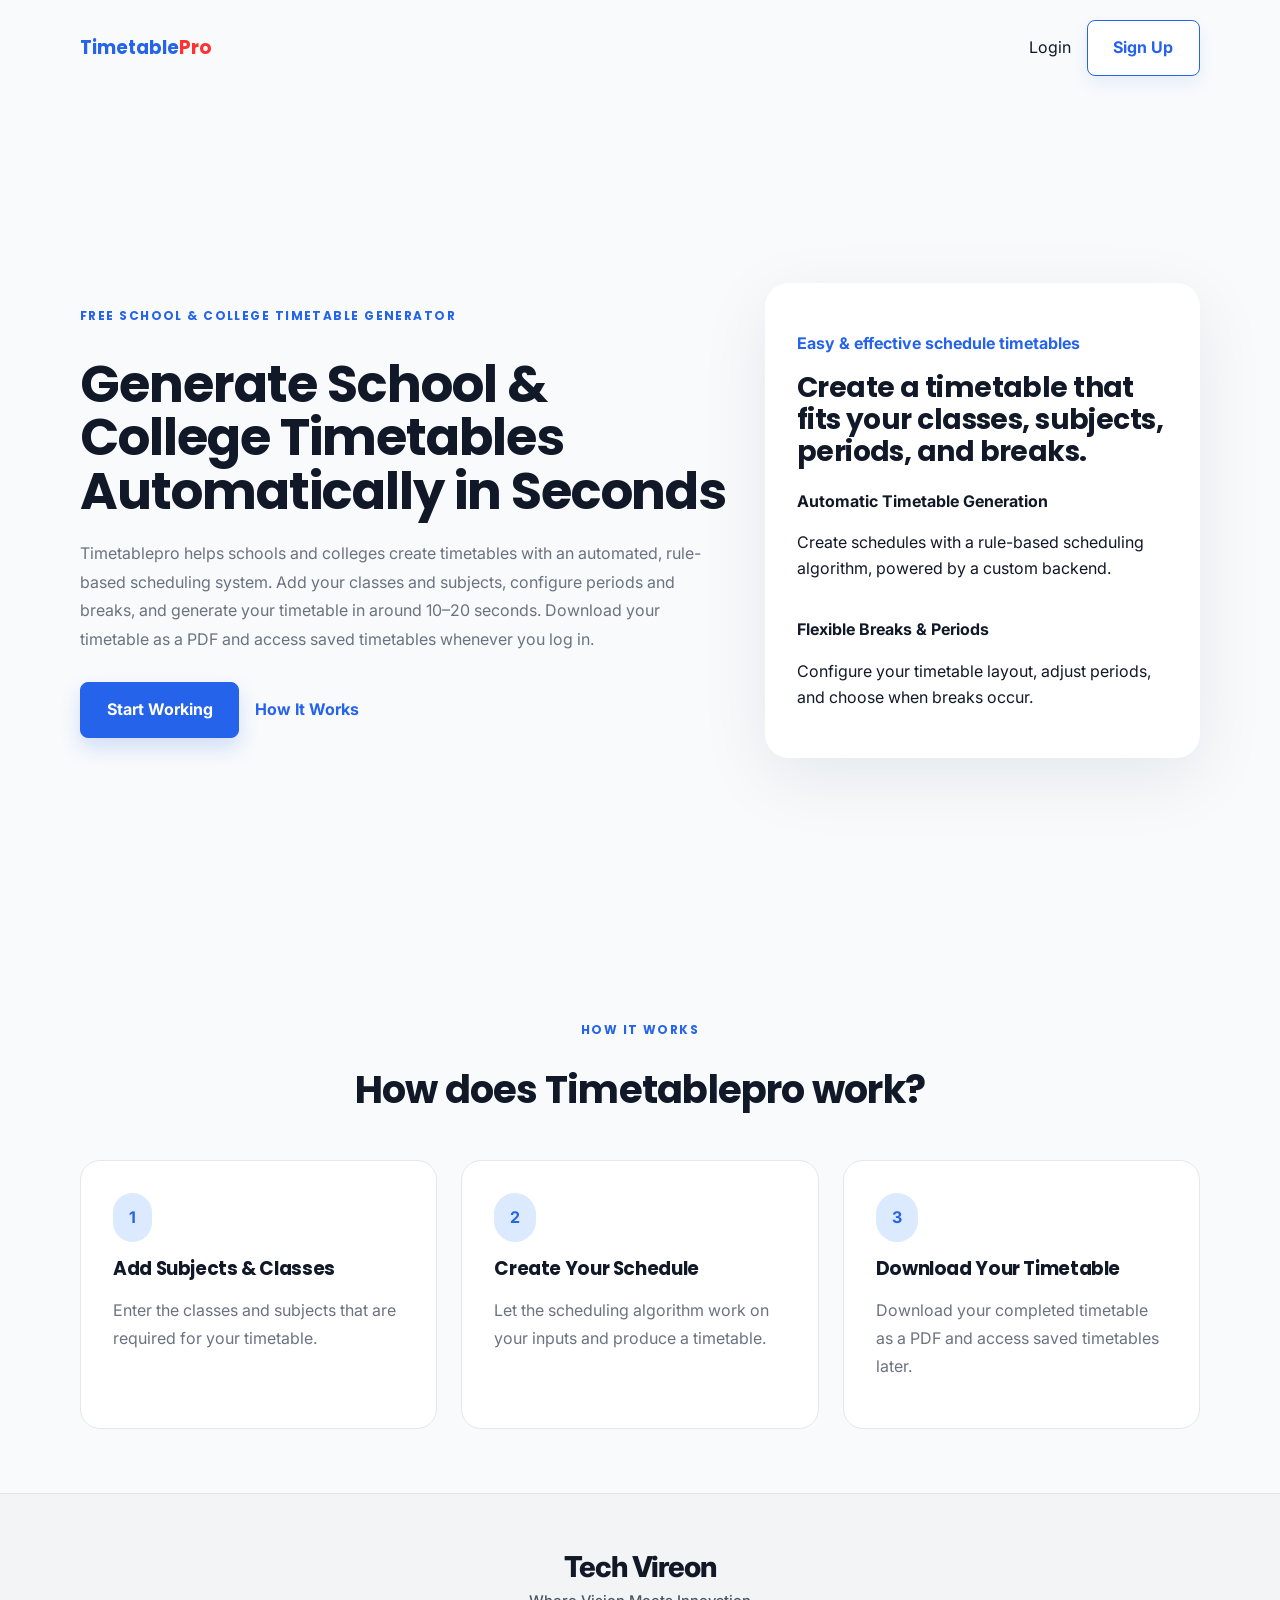
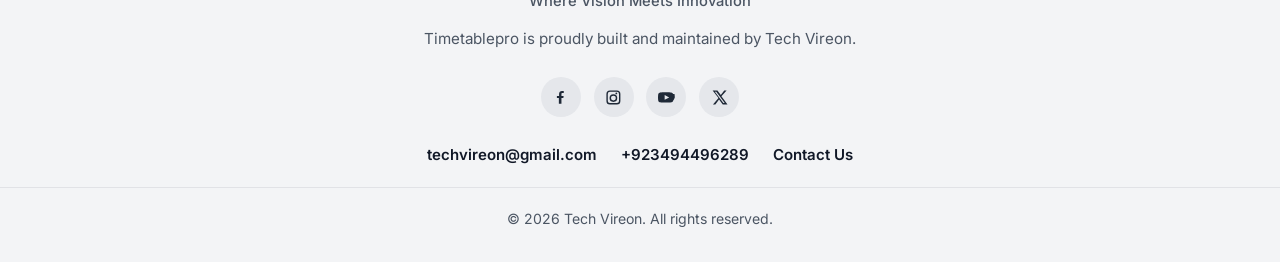
<file: index.html>
<!DOCTYPE html>
<html lang="en">
<head>
  <meta charset="UTF-8" />
  <meta name="viewport" content="width=device-width, initial-scale=1.0" />
  <title>Timetablepro | Free School Timetable Generator</title>
  <meta name="description" content="Create school timetables automatically in seconds with Timetablepro,a free school timetable generator. Configure classes, subjects, periods, and breaks, then download PDFs and access saved schedules." />
  <link rel="canonical"
    href="https://timetablepro.pro/"/>
  
  
  <link rel="icon" type="image/png" href="/favicon.png">
  
<script type="application/ld+json">
{
  "@context": "https://schema.org",
  "@type": "Organization",
  "name": "Tech Vireon",
  "url": "https://techvireon.github.io/tech-vireon/",
  "logo": "https://timetablepro.pro/favicon.png",
  "description": "Tech Vireon builds and maintains Timetablepro, a free automated school timetable generator."
}
</script>


  <link rel="preconnect" href="https://fonts.googleapis.com" />
  <link rel="preconnect" href="https://fonts.gstatic.com" crossorigin />
  <link href="https://fonts.googleapis.com/css2?family=Inter:wght@400;500;600;700;800&family=Poppins:wght@500;600;700;800&display=swap" rel="stylesheet" />
  <link rel="stylesheet" href="styles.css" />
  <script src="script.js" defer></script>
</head>
<body>
  <header class="site-header">
    <div class="container header-inner">
      <a href="index.html" class="brand">Timetable<span class="brand-pro">Pro</span></a>
      <nav class="top-nav" id="topNav">
        <a href="login.html">Login</a>
        <a href="signup.html" class="button button-secondary">Sign Up</a>
      </nav>
      <button class="menu-toggle" id="menuToggle" aria-label="Toggle navigation">
        <span></span>
        <span></span>
        <span></span>
      </button>
    </div>
  </header>

  <main>
    <section class="hero section">
      <div class="container hero-grid">
        <div class="hero-copy">
          <span class="eyebrow">Free School & College Timetable Generator</span>
          <h1>Generate School & College Timetables Automatically in Seconds</h1>
          <p>Timetablepro helps schools and colleges create timetables with an automated, rule-based scheduling system. Add your classes and subjects, configure periods and breaks, and generate your timetable in around 10–20 seconds. Download your timetable as a PDF and access saved timetables whenever you log in.</p>
          <div class="hero-actions">
            <a href="signup.html" class="button button-primary">Start Working</a>
            <a href="#how-it-works" class="button button-link">How It Works</a>
          </div>
        </div>
        <div class="hero-card">
          <div class="card-content">
            <p class="tag">Easy &amp; effective schedule timetables</p>
            <h2>Create a timetable that fits your classes, subjects, periods, and breaks.</h2>
            <div class="feature-list">
              <div>
                <strong>Automatic Timetable Generation</strong>
                <p>Create schedules with a rule-based scheduling algorithm, powered by a custom backend.</p>
              </div>
              <div>
                <strong>Flexible Breaks &amp; Periods</strong>
                <p>Configure your timetable layout, adjust periods, and choose when breaks occur.</p>
              </div>
            </div>
          </div>
        </div>
      </div>
    </section>

    <section class="section section-gray" id="how-it-works">
      <div class="container">
        <div class="section-header">
          <p class="eyebrow">How It Works</p>
          <h2>How does Timetablepro work?</h2>
        </div>
        <div class="steps-grid">
          <article class="step-card">
            <div class="step-number">1</div>
            <h3>Add Subjects &amp; Classes</h3>
            <p>Enter the classes and subjects that are required for your timetable.</p>
          </article>
          <article class="step-card">
            <div class="step-number">2</div>
            <h3>Create Your Schedule</h3>
            <p>Let the scheduling algorithm work on your inputs and produce a timetable.</p>
          </article>
          <article class="step-card">
            <div class="step-number">3</div>
            <h3>Download Your Timetable</h3>
            <p>Download your completed timetable as a PDF and access saved timetables later.</p>
          </article>
        </div>
      </div>
    </section>
  </main>

  <footer class="site-footer">
    <div class="container footer-brand-section">
      <div class="footer-brand-name">Tech Vireon</div>
      <p class="footer-tagline">Where Vision Meets Innovation</p>
      <p class="footer-build">Timetablepro is proudly built and maintained by Tech Vireon.</p>

      <div class="tech-socials">
        <a href="https://www.facebook.com/share/18PRmfWMXR/" target="_blank" rel="noopener noreferrer" class="social-icon" aria-label="Facebook">
          <svg viewBox="0 0 24 24" aria-hidden="true"><path d="M13.5 21v-8h2.7l.4-3.1h-3.1V7.2c0-.9.3-1.5 1.6-1.5h1.7V2.8c-.3 0-1.3-.1-2.5-.1-2.5 0-4.2 1.5-4.2 4.3V9.9H7v3.1h2.8v8h3.7Z"/></svg>
        </a>
        <a href="https://www.instagram.com/invites/contact/?utm_source=ig_contact_invite&utm_medium=copy_link&utm_content=k0vwucr" target="_blank" rel="noopener noreferrer" class="social-icon" aria-label="Instagram">
          <svg viewBox="0 0 24 24" aria-hidden="true"><path d="M7 2h10a5 5 0 0 1 5 5v10a5 5 0 0 1-5 5H7a5 5 0 0 1-5-5V7a5 5 0 0 1 5-5Zm0 2a3 3 0 0 0-3 3v10a3 3 0 0 0 3 3h10a3 3 0 0 0 3-3V7a3 3 0 0 0-3-3H7Zm5 3.5A5.5 5.5 0 1 1 6.5 13 5.5 5.5 0 0 1 12 7.5Zm0 2A3.5 3.5 0 1 0 15.5 13 3.5 3.5 0 0 0 12 9.5Zm5.5-3.2a1.3 1.3 0 1 1-1.3-1.3 1.3 1.3 0 0 1 1.3 1.3Z"/></svg>
        </a>
        <a href="https://youtube.com/@techvireon?si=H9oHIfI1lX01nIqf" target="_blank" rel="noopener noreferrer" class="social-icon" aria-label="YouTube">
          <svg viewBox="0 0 24 24" aria-hidden="true"><path d="M21.6 7.2a2.8 2.8 0 0 0-1.9-2c-1.7-.5-8.7-.5-8.7-.5s-7 0-8.7.5a2.8 2.8 0 0 0-1.9 2A28.9 28.9 0 0 0 0 12a28.9 28.9 0 0 0 .4 4.8 2.8 2.8 0 0 0 1.9 2c1.7.5 8.7.5 8.7.5s7 0 8.7-.5a2.8 2.8 0 0 0 1.9-2A28.9 28.9 0 0 0 24 12a28.9 28.9 0 0 0-.4-4.8ZM9.5 15.5v-7l6.5 3.5-6.5 3.5Z"/></svg>
        </a>
        <a href="https://x.com/tech_vireon" target="_blank" rel="noopener noreferrer" class="social-icon" aria-label="X">
          <svg viewBox="0 0 24 24" aria-hidden="true"><path d="M18.9 2h3.4l-7.4 8.5 8.7 11.5h-6.8l-5.3-7.1L6.2 22H2.8l7.9-9.1L2.3 2h6.9l4.8 6.5L18.9 2Zm-1.2 18.1h1.9L7.5 3.8H5.5l12.2 16.3Z"/></svg>
        </a>
      </div>

      <div class="footer-contact">
        <a href="mailto:techvireon@gmail.com">techvireon@gmail.com</a>
        <a href="tel:+923494496289">+923494496289</a>
        <a href="https://wa.me/923494496289" target="_blank" rel="noopener noreferrer">Contact Us</a>
      </div>
    </div>

    <p class="footer-copyright">© 2026 Tech Vireon. All rights reserved.</p>
  </footer>
</body>
</html>
</file>
<file: styles.css>
:root {
  --bg: #ffffff;
  --surface: #f8fafc;
  --surface-strong: #eef2ff;
  --border: #e5e7eb;
  --text: #111827;
  --muted: #6b7280;
  --primary: #2563eb;
  --primary-soft: #dbeafe;
  --shadow: 0 20px 70px rgba(15, 23, 42, 0.08);
}

* {
  box-sizing: border-box;
}

html {
  scroll-behavior: smooth;
}

body {
  margin: 0;
  min-height: 100vh;
  display: flex;
  flex-direction: column;
  font-family: 'Inter', system-ui, -apple-system, BlinkMacSystemFont, 'Segoe UI', sans-serif;
  background: var(--surface);
  color: var(--text);
  line-height: 1.6;
}

img {
  max-width: 100%;
  display: block;
}

a {
  color: inherit;
  text-decoration: none;
}

button,
input {
  font: inherit;
}

h1,
h2,
h3 {
  font-family: 'Poppins', 'Inter', sans-serif;
  letter-spacing: -0.02em;
  line-height: 1.15;
  margin-top: 0;
  color: var(--text);
}

p,
span,
label,
input,
button,
a {
  font-family: 'Inter', system-ui, sans-serif;
}

main {
  flex: 1;
}

.container {
  width: min(1120px, calc(100% - 2rem));
  margin: 0 auto;
}

.site-header {
  background: transparent;
  position: sticky;
  top: 0;
  z-index: 10;
}

.header-inner {
  display: flex;
  align-items: center;
  justify-content: space-between;
  gap: 1rem;
  padding: 1.25rem 0;
}

.brand {
  display: inline-flex;
  align-items: center;
  font-family: 'Poppins', 'Inter', sans-serif;
  font-weight: 700;
  font-size: 1.15rem;
  color: var(--primary);
}

.brand-pro {
  color: #FF3131;
  font-family: inherit;
}

.top-nav {
  display: flex;
  gap: 1rem;
  align-items: center;
}

.menu-toggle {
  display: none;
  width: 2rem;
  height: 2rem;
  border: none;
  background: transparent;
  flex-direction: column;
  justify-content: space-between;
  cursor: pointer;
  padding: 0;
}

.menu-toggle span {
  display: block;
  height: 3px;
  background: var(--text);
  border-radius: 999px;
}

.button {
  display: inline-flex;
  align-items: center;
  justify-content: center;
  border: none;
  border-radius: 8px;
  padding: 0.9rem 1.6rem;
  min-height: 44px;
  cursor: pointer;
  font-weight: 700;
  transition: transform 0.2s ease, box-shadow 0.2s ease, background-color 0.2s ease, border-color 0.2s ease, color 0.2s ease;
}

.button:hover {
  transform: translateY(-2px);
}

.button-primary {
  background: #2563eb;
  color: #ffffff;
  border: 1px solid #2563eb;
  box-shadow: 0 10px 20px rgba(37, 99, 235, 0.18);
}

.button-primary:hover {
  background: #1d4ed8;
  border-color: #1d4ed8;
  box-shadow: 0 12px 22px rgba(29, 78, 216, 0.22);
}

.button-secondary {
  background: #ffffff;
  color: #2563eb;
  border: 1px solid #2563eb;
  box-shadow: 0 8px 16px rgba(37, 99, 235, 0.08);
}

.button-secondary:hover {
  background: #f8fbff;
  box-shadow: 0 12px 20px rgba(37, 99, 235, 0.12);
}

.button-link {
  background: transparent;
  color: var(--primary);
  padding: 0.9rem 0;
  border: none;
  box-shadow: none;
}

.section {
  padding: 4rem 0;
}

.section-gray {
  background: #f8fafc;
}

.hero-grid {
  display: grid;
  grid-template-columns: 1.2fr 0.8fr;
  gap: 2rem;
  align-items: center;
  min-height: 80vh;
}

.hero-copy h1 {
  font-size: clamp(2.5rem, 4vw, 4rem);
  line-height: 1.05;
  margin: 1rem 0 1.25rem;
}

.hero-copy p {
  max-width: 42rem;
  color: var(--muted);
  line-height: 1.8;
}

.eyebrow {
  display: inline-block;
  margin-bottom: 1rem;
  color: var(--primary);
  font-family: 'Poppins', 'Inter', sans-serif;
  font-weight: 700;
  text-transform: uppercase;
  letter-spacing: 0.12em;
  font-size: 0.75rem;
}

.hero-actions {
  display: flex;
  flex-wrap: wrap;
  gap: 1rem;
  margin-top: 1.75rem;
}

.hero-card,
.card-panel,
.dashboard-card,
.form-card,
.auth-card {
  background: white;
  border-radius: 1.5rem;
  box-shadow: var(--shadow);
}

.hero-card {
  padding: 2rem;
}

.hero-card .tag {
  display: inline-flex;
  margin-bottom: 1rem;
  color: var(--primary);
  font-weight: 700;
}

.hero-card h2 {
  margin: 0 0 1.25rem;
  font-size: 1.75rem;
}

.feature-list {
  display: grid;
  gap: 1.25rem;
}

.feature-list strong {
  display: block;
  margin-bottom: 0.35rem;
}

.section-header {
  text-align: center;
  max-width: 44rem;
  margin: 0 auto 3rem;
}

.section-header h2 {
  margin-top: 0.75rem;
  font-size: clamp(2rem, 3vw, 2.8rem);
}

.steps-grid {
  display: grid;
  grid-template-columns: repeat(3, minmax(0, 1fr));
  gap: 1.5rem;
}

.step-card {
  background: white;
  padding: 2rem;
  border: 1px solid var(--border);
  border-radius: 1.25rem;
}

.step-number {
  width: fit-content;
  padding: 0.75rem 1rem;
  border-radius: 999px;
  background: var(--primary-soft);
  color: var(--primary);
  font-weight: 700;
  margin-bottom: 1rem;
}

.step-card h3 {
  margin: 0 0 0.75rem;
}

.step-card p {
  color: var(--muted);
  line-height: 1.75;
}

.site-footer {
  margin-top: auto;
  background: #f3f4f6;
  color: #1f2937;
  border-top: 1px solid rgba(15, 23, 42, 0.08);
  padding: 3.5rem 0 2rem;
}

.site-footer .container {
  max-width: 1200px;
}

.footer-brand-section {
  display: flex;
  flex-direction: column;
  align-items: center;
  justify-content: center;
  text-align: center;
  gap: 0.35rem;
}

.footer-logo {
  width: 200px;
  height: auto;
  display: block;
  margin-bottom: 0.15rem;
}

.footer-brand-name {
  font-size: clamp(1.8rem, 2vw, 2.2rem);
  font-weight: 800;
  line-height: 1.2;
  letter-spacing: -0.04em;
  color: #111827;
}

.footer-tagline {
  margin: 0;
  font-size: 0.92rem;
  line-height: 1.6;
  color: #4b5563;
  font-weight: 500;
}

.footer-build {
  margin: 0.4rem 0 0.75rem;
  font-size: 0.95rem;
  line-height: 1.7;
  color: #4b5563;
}

.tech-socials {
  display: flex;
  align-items: center;
  justify-content: center;
  flex-wrap: wrap;
  gap: 0.8rem;
  margin: 0.5rem 0 1.25rem;
}

.social-icon {
  width: 2.5rem;
  height: 2.5rem;
  border-radius: 50%;
  display: inline-flex;
  align-items: center;
  justify-content: center;
  background: #e5e7eb;
  color: #1f2937;
  font-weight: 700;
  font-size: 1rem;
  transition: transform 0.2s ease, background-color 0.2s ease, color 0.2s ease;
}

.social-icon svg {
  width: 1.05rem;
  height: 1.05rem;
  fill: currentColor;
}

.social-icon:hover {
  transform: translateY(-2px);
  background: #dfe3ea;
  color: #111827;
}

.footer-contact {
  display: flex;
  align-items: center;
  justify-content: center;
  flex-wrap: wrap;
  gap: 0.8rem 1.5rem;
  margin: 0 0 1.25rem;
  font-size: 0.94rem;
  color: #374151;
}

.footer-contact a {
  color: #111827;
  text-decoration: none;
  font-weight: 600;
}

.footer-contact a:hover {
  text-decoration: underline;
}

.footer-copyright {
  margin: 0;
  padding-top: 1.25rem;
  border-top: 1px solid rgba(15, 23, 42, 0.08);
  text-align: center;
  color: #4b5563;
  font-size: 0.88rem;
}

.site-footer.minimal-footer {
  padding: 1.25rem 0 0.8rem;
  border-top: 0;
}

.site-footer.minimal-footer .footer-copyright {
  padding-top: 0.5rem;
  border-top: 0;
  font-size: 0.8rem;
}

@media (max-width: 600px) {
  .site-footer {
    padding: 2.5rem 0 1.5rem;
  }

  .footer-brand-name {
    font-size: 1.5rem;
  }

  .footer-tagline,
  .footer-build,
  .footer-contact {
    font-size: 0.88rem;
  }

  .tech-socials {
    gap: 0.7rem;
  }
}

.auth-page {
  padding: 4rem 0;
}

.auth-grid {
  display: grid;
  grid-template-columns: 1.1fr 0.9fr;
  gap: 2rem;
  align-items: center;
}

.auth-card {
  padding: 2.25rem;
}

.auth-copy h1 {
  margin: 0.75rem 0 1rem;
  font-size: clamp(2rem, 3vw, 2.7rem);
}

.auth-copy p {
  color: var(--muted);
  line-height: 1.8;
}

.form-card {
  display: grid;
  gap: 1rem;
  padding: 1rem 0 0;
}

label {
  display: grid;
  gap: 0.65rem;
  color: var(--text);
  font-size: 0.95rem;
}

input {
  width: 100%;
  border: 1px solid var(--border);
  border-radius: 1rem;
  padding: 0.95rem 1rem;
  background: white;
  color: var(--text);
  transition: border-color 0.2s ease, box-shadow 0.2s ease;
}

input:focus {
  outline: none;
  border-color: rgba(37, 99, 235, 0.6);
  box-shadow: 0 0 0 4px rgba(37, 99, 235, 0.1);
}

.password-field {
  position: relative;
}

.password-field input {
  padding-right: 3.75rem;
}

.password-toggle {
  position: absolute;
  top: 50%;
  right: 0.35rem;
  display: grid;
  width: 40px;
  height: 40px;
  padding: 0;
  place-items: center;
  transform: translateY(-50%);
  border: 0;
  border-radius: 8px;
  background: transparent;
  color: #6B7280;
  cursor: pointer;
}

.password-toggle:hover,
.password-toggle:focus-visible {
  color: #2563EB;
}

.password-toggle:focus-visible {
  outline: 2px solid #2563EB;
  outline-offset: 1px;
}

.password-toggle-icon {
  width: 20px;
  height: 20px;
  fill: none;
  stroke: currentColor;
  stroke-linecap: round;
  stroke-linejoin: round;
  stroke-width: 1.8;
}

.password-toggle-icon--eye-off,
.password-field.is-visible .password-toggle-icon--eye {
  display: none;
}

.password-field.is-visible .password-toggle-icon--eye-off {
  display: block;
}

.auth-footer {
  margin: 1rem 0 0;
  color: var(--muted);
}

.auth-footer a {
  color: var(--primary);
}

.card-panel {
  padding: 2rem;
}

.illustration-icon {
  width: 4rem;
  height: 4rem;
  display: grid;
  place-items: center;
  border-radius: 1.25rem;
  background: var(--primary-soft);
  font-size: 2rem;
  margin-bottom: 1.5rem;
}

.auth-illustration h2 {
  margin: 0 0 1rem;
}

.auth-illustration p {
  color: var(--muted);
  line-height: 1.8;
}

.form-row {
  display: flex;
  align-items: center;
}

.justify-end {
  justify-content: flex-end;
}

.link-small {
  color: var(--primary);
  font-size: 0.95rem;
}

.dashboard-layout {
  display: flex;
  flex: 1;
  min-height: 0;
}

.dashboard-shell {
  display: grid;
  grid-template-columns: 280px 1fr;
  min-height: 100vh;
  background: var(--surface);
}

.sidebar {
  background: white;
  border-right: 1px solid var(--border);
  padding: 2rem 1.5rem;
}

.sidebar-brand {
  font-family: 'Poppins', 'Inter', sans-serif;
  font-size: 1.15rem;
  font-weight: 700;
  color: var(--primary);
  margin-bottom: 2rem;
}

.sidebar-nav {
  display: grid;
  gap: 0.75rem;
}

.sidebar-nav a {
  display: block;
  padding: 0.95rem 1rem;
  border-radius: 1rem;
  color: var(--text);
  transition: background-color 0.2s ease, color 0.2s ease;
}

.sidebar-nav a:hover,
.sidebar-nav a.active {
  background: var(--primary-soft);
  color: var(--primary);
}

.dashboard-main {
  padding: 2rem;
  flex: 1;
}

.dashboard-header {
  display: flex;
  align-items: center;
  justify-content: space-between;
  gap: 1rem;
  margin-bottom: 2rem;
}

.sidebar-toggle {
  display: none;
  border: none;
  background: var(--surface);
  border-radius: 0.85rem;
  padding: 0.85rem 1rem;
  cursor: pointer;
}

.dashboard-content {
  display: grid;
  gap: 1.5rem;
}

.dashboard-card {
  padding: 2rem;
}

.dashboard-card h2 {
  margin-top: 0;
}

.timetable-table {
  width: 100%;
  border-collapse: collapse;
  margin-top: 16px;
  border-radius: 8px;
  overflow: hidden;
  box-shadow: 0 1px 3px rgba(0, 0, 0, 0.08);
}

.timetable-table th {
  background: linear-gradient(180deg, #2563EB 0%, #4F8EF7 100%);
  color: white;
  padding: 10px;
  text-align: center;
  font-weight: 600;
  box-shadow: inset 0 -6px 10px rgba(255,255,255,0.15);
}

.timetable-table td {
  padding: 10px;
  text-align: center;
  border-bottom: 1px solid #e5e7eb;
}

.timetable-table tr:nth-child(even) td {
  background: #f9fafb;
}

.timetable-table td:first-child {
  font-weight: 600;
  background: #eff6ff;
}

* {
  transition: all 0.2s ease;
}

.card-panel {
  animation: fadeIn 0.4s ease;
}

@keyframes fadeIn {
  from {
    opacity: 0;
    transform: translateY(8px);
  }
  to {
    opacity: 1;
    transform: translateY(0);
  }
}

.sidebar-toggle-btn {
  display: none;
  background: #2563eb;
  color: white;
  border: none;
  padding: 10px 14px;
  border-radius: 8px;
  margin-bottom: 12px;
  cursor: pointer;
  min-height: 44px;
}

@media (max-width: 960px) {
  .hero-grid,
  .auth-grid {
    grid-template-columns: 1fr;
  }

  .header-inner {
    gap: 0.75rem;
  }
}

@media (max-width: 820px) {
  .menu-toggle {
    display: flex;
  }

  .top-nav {
    position: absolute;
    top: 100%;
    right: 1rem;
    left: 1rem;
    background: white;
    border-radius: 1rem;
    padding: 1rem;
    box-shadow: var(--shadow);
    display: none;
    flex-direction: column;
    gap: 1rem;
  }

  .top-nav.open {
    display: flex;
  }

  .site-header {
    position: relative;
    background: white;
    border-bottom: 1px solid var(--border);
  }

  .sidebar {
    position: fixed;
    left: 0;
    top: 0;
    bottom: 0;
    width: 240px;
    transform: translateX(-100%);
    transition: transform 0.25s ease;
    z-index: 20;
  }

  .sidebar.open {
    transform: translateX(0);
  }

  .dashboard-shell {
    grid-template-columns: 1fr;
  }

  .dashboard-main {
    padding: 1.5rem;
  }

  .sidebar-toggle {
    display: inline-flex;
  }
}

@media (max-width: 768px) {
  .dashboard-layout {
    flex-direction: column;
  }

  .sidebar {
    display: none;
    width: 100%;
  }

  .sidebar.open {
    display: block;
  }

  .sidebar-toggle-btn {
    display: inline-block;
  }

  .timetable-table {
    display: block;
    overflow-x: auto;
    white-space: nowrap;
  }
}

@media (max-width: 700px) {
  .timetable-table {
    font-size: 12px;
  }

  .timetable-table th,
  .timetable-table td {
    padding: 6px;
  }
}

@media (max-width: 600px) {
  .container {
    width: min(100%, calc(100% - 1.5rem));
  }

  .hero-copy h1,
  .auth-copy h1 {
    font-size: 2.25rem;
  }

  .button {
    width: 100%;
  }

  .hero-actions {
    flex-direction: column;
  }

  .footer-inner {
    align-items: center;
  }
}
.break-cell {
  background: #F3F4F6 !important;
  color: #9CA3AF;
  font-style: italic;
}
.button-danger {
  background: #FFFFFF;
  color: #DC2626;
  border: 1px solid #DC2626;
}
.button-danger:hover {
  background: #DC2626;
  color: white;
}

#classesContainer {
  display: grid;
  gap: 20px;
  margin: 1.5rem 0;
}

#classesContainer > .card-panel {
  position: relative;
  padding: 20px;
  border: 1px solid #E5E7EB;
  border-left: 4px solid #2563EB;
  border-radius: 12px;
  box-shadow: 0 4px 14px rgba(15, 23, 42, 0.06);
}

#classesContainer .classHeader {
  padding-right: 40px;
}

#classesContainer .classHeader input.className {
  font-size: 1.1rem;
  font-weight: 700;
}

#classesContainer .subjectsHeading {
  margin-top: 18px;
  padding-top: 12px;
  border-top: 1px solid #E5E7EB;
  color: #6B7280;
  font-size: 0.8rem;
  font-weight: 600;
  letter-spacing: 0.04em;
}

#classesContainer .subjectsContainer {
  display: grid;
  gap: 8px;
  margin: 10px 0 12px;
}

#classesContainer .subject-row {
  display: grid;
  grid-template-columns: minmax(0, 1.2fr) minmax(0, 1fr) minmax(0, 0.8fr) 24px;
  align-items: center;
  gap: 10px;
  padding: 10px;
  border-radius: 8px;
  background: #F9FAFB;
  animation: fadeIn 0.3s ease both;
}

#classesContainer .subject-row input {
  min-width: 0;
  padding: 0.7rem 0.75rem;
  border-radius: 8px;
}

#classesContainer .subject-row .periodsField {
  min-width: 0;
  gap: 3px;
  color: #6B7280;
  font-size: 0.72rem;
}

#classesContainer .subject-row .periodsField input {
  font-size: 0.9rem;
}

#classesContainer .removeClassBtn,
#classesContainer .removeSubjectBtn {
  display: inline-grid;
  place-items: center;
  flex: none;
  padding: 0;
  color: #6B7280;
  line-height: 1;
  cursor: pointer;
  transition: color 0.2s ease, background-color 0.2s ease;
}

#classesContainer .removeClassBtn {
  position: absolute;
  top: 12px;
  right: 12px;
  width: 28px;
  height: 28px;
  border: 0;
  border-radius: 50%;
  background: #F3F4F6;
  font-size: 1.25rem;
}

#classesContainer .removeClassBtn:hover {
  color: #DC2626;
  background: #FEE2E2;
}

#classesContainer .removeSubjectBtn {
  width: 24px;
  height: 24px;
  border: 0;
  background: transparent;
  font-size: 1.2rem;
}

#classesContainer .removeSubjectBtn:hover {
  color: #DC2626;
}

#classesContainer .addSubjectBtn {
  width: auto;
  min-height: 36px;
  padding: 0.45rem 0.8rem;
  border-color: #D1D5DB;
  color: #4B5563;
  box-shadow: none;
  font-size: 0.85rem;
}

#classesContainer .addSubjectBtn:hover {
  background: #F9FAFB;
  border-color: #9CA3AF;
  box-shadow: none;
}

@media (max-width: 600px) {
  #classesContainer > .card-panel {
    padding: 18px;
  }

  #classesContainer .subject-row {
    grid-template-columns: minmax(0, 1fr) 24px;
    gap: 8px;
  }

  #classesContainer .subject-row input {
    grid-column: 1;
  }

  #classesContainer .subject-row .removeSubjectBtn {
    grid-column: 2;
    grid-row: 1 / span 3;
    align-self: center;
  }

  #classesContainer .addSubjectBtn {
    width: auto;
  }
}
/* Class box and subject rows */
.class-box {
  position: relative;
  border-left: 4px solid #2563EB;
  padding-top: 24px;
  margin-bottom: 20px;
}
.subjects-label {
  margin: 16px 0 8px;
  padding-top: 12px;
  border-top: 1px solid #E5E7EB;
  font-size: 13px;
  font-weight: 600;
  color: #6B7280;
  text-transform: uppercase;
  letter-spacing: 0.04em;
}
.subject-row {
  display: flex;
  gap: 8px;
  align-items: center;
  background: #F9FAFB;
  border-radius: 8px;
  padding: 10px;
  margin-bottom: 8px;
  animation: fadeIn 0.3s ease;
}
.subject-row input {
  flex: 1;
  min-width: 0;
}
.removeClassBtn {
  position: absolute;
  top: 12px;
  right: 12px;
  width: 28px;
  height: 28px;
  border: none;
  border-radius: 50%;
  background: #F3F4F6;
  color: #6B7280;
  font-size: 18px;
  line-height: 1;
  cursor: pointer;
}
.removeClassBtn:hover {
  background: #FEE2E2;
  color: #DC2626;
}
.removeSubjectBtn {
  width: 24px;
  height: 24px;
  border: none;
  background: transparent;
  color: #9CA3AF;
  font-size: 18px;
  line-height: 1;
  cursor: pointer;
}
.removeSubjectBtn:hover {
  color: #DC2626;
}
@media (max-width: 600px) {
  .subject-row {
    flex-direction: column;
    align-items: stretch;
  }
  .removeSubjectBtn {
    align-self: flex-end;
  }
}
/* Phone-style on/off switch */
.switch-row {
  display: flex;
  align-items: center;
  justify-content: space-between;
  gap: 16px;
  margin: 16px 0;
}
.switch-row strong {
  display: block;
}
.setting-hint {
  margin: 2px 0 0;
  font-size: 13px;
  color: #6B7280;
}
.toggle-switch {
  position: relative;
  flex-shrink: 0;
  width: 52px;
  height: 30px;
  min-height: 30px;
  padding: 0;
  border: none;
  border-radius: 999px;
  background: #D1D5DB;
  cursor: pointer;
  transition: background 0.2s ease;
}
.toggle-switch::after {
  content: "";
  position: absolute;
  top: 3px;
  left: 3px;
  width: 24px;
  height: 24px;
  border-radius: 50%;
  background: #FFFFFF;
  box-shadow: 0 1px 3px rgba(0, 0, 0, 0.3);
  transition: transform 0.2s ease;
}
.toggle-switch[aria-checked="true"] {
  background: #2563EB;
}
.toggle-switch[aria-checked="true"]::after {
  transform: translateX(22px);
}
.timing-summary {
  margin: 12px 0;
  padding: 10px 12px;
  background: #EFF6FF;
  border-radius: 8px;
  font-size: 14px;
  color: #1E3A8A;
}

/* Settings page */
.settings-main {
  min-width: 0;
}

.settings-main > h1 {
  width: min(720px, 100%);
  margin: 0 auto 24px;
  font-size: clamp(1.8rem, 3vw, 2.25rem);
}

.settings-stack {
  display: grid;
  width: min(720px, 100%);
  gap: 24px;
  margin: 0 auto;
}

.settings-card.card-panel {
  width: 100%;
  padding: 24px;
  border: 1px solid #e5e7eb;
  border-radius: 16px;
  box-shadow: 0 8px 24px rgba(15, 23, 42, 0.06);
}

.settings-card > h2 {
  margin: 0 0 20px;
  font-size: 1.05rem;
  font-weight: 600;
}

.account-info p {
  margin: 0;
  padding: 12px 0;
  color: #4b5563;
  border-bottom: 1px solid #f1f5f9;
}

.account-info p:last-child {
  padding-bottom: 0;
  border-bottom: 0;
}

.account-info strong {
  color: #374151;
  font-weight: 600;
}

.settings-field {
  display: block;
  min-width: 0;
  color: #374151;
  font-size: 0.875rem;
  font-weight: 500;
}

.settings-field > span {
  display: block;
  margin-bottom: 6px;
}

.settings-field input,
.settings-field select {
  display: block;
  width: 100%;
  height: 44px;
  padding: 0 12px;
  border: 1px solid #d1d5db;
  border-radius: 8px;
  background-color: #fff;
  color: #111827;
  font-size: 0.95rem;
  transition: border-color 0.2s ease, box-shadow 0.2s ease;
}

.settings-field input:focus,
.settings-field select:focus {
  border-color: #2563eb;
  outline: none;
  box-shadow: 0 0 0 3px rgba(37, 99, 235, 0.15);
}

.settings-card .button {
  width: auto;
  min-height: 44px;
  margin-top: 20px;
  padding: 0 20px;
  border-radius: 8px;
  font-weight: 700;
}

.settings-save-message {
  margin: 8px 0 0;
  color: #15803d;
  font-size: 0.875rem;
}

.settings-save-message:empty {
  display: none;
}

.timing-fields,
.break-options-fields {
  display: grid;
  grid-template-columns: repeat(2, minmax(0, 1fr));
  gap: 18px 16px;
}

.switch-row {
  grid-column: 1 / -1;
  min-height: 64px;
  margin: 0;
  padding: 14px 0 0;
  border-top: 1px solid #eef2f7;
}

.switch-row strong {
  color: #1f2937;
  font-size: 0.95rem;
  font-weight: 700;
}

.setting-hint {
  line-height: 1.45;
}

.toggle-switch {
  width: 52px;
  height: 30px;
  min-height: 30px;
  min-width: 52px;
}

.toggle-switch[aria-checked="false"] {
  background: #D1D5DB;
}

.toggle-switch[aria-checked="false"]::after {
  transform: translateX(0);
}

.toggle-switch[aria-checked="true"] {
  background: #2563EB;
}

.toggle-switch[aria-checked="true"]::after {
  transform: translateX(22px);
}

.toggle-switch:focus-visible {
  outline: 3px solid rgba(37, 99, 235, 0.25);
  outline-offset: 3px;
}

#breakOptions {
  margin-top: 18px;
  padding: 18px;
  border-left: 3px solid #2563eb;
  border-radius: 8px;
  background: #EFF6FF;
  animation: settingsBreakOptionsIn 0.25s ease both;
}

.break-options-fields > .settings-field:last-child {
  grid-column: 1 / -1;
}

@keyframes settingsBreakOptionsIn {
  from {
    opacity: 0;
    transform: translateY(-4px);
  }
  to {
    opacity: 1;
    transform: translateY(0);
  }
}

.settings-card .timing-summary {
  margin: 18px 0 0;
  line-height: 1.5;
}

.settings-card #saveTimingBtn {
  margin-top: 16px;
}

.settings-logout-row {
  display: flex;
}

.settings-logout-row #logoutBtn2 {
  width: auto;
  margin: 0;
  border: 1px solid #dc2626;
  background: #fff;
  color: #dc2626;
  box-shadow: none;
}

.settings-logout-row #logoutBtn2:hover {
  border-color: #dc2626;
  background: #dc2626;
  color: #fff;
  box-shadow: 0 8px 18px rgba(220, 38, 38, 0.18);
}

@media (max-width: 600px) {
  .settings-main {
    padding: 24px 16px;
  }

  .settings-card.card-panel {
    padding: 20px;
    border-radius: 14px;
  }

  .timing-fields,
  .break-options-fields {
    grid-template-columns: minmax(0, 1fr);
  }

  .break-options-fields > .settings-field:last-child {
    grid-column: auto;
  }

  .settings-card .button,
  .settings-logout-row #logoutBtn2 {
    width: 100%;
  }
}
/* Campuses */
.campus-switch-row {
  display: flex;
  align-items: center;
  justify-content: space-between;
  gap: 16px;
  margin: 16px 0;
}
.campus-hint {
  margin: 2px 0 0;
  font-size: 13px;
  color: #6B7280;
}
.campus-switch {
  position: relative;
  flex-shrink: 0;
  width: 52px;
  height: 30px;
  min-height: 30px;
  padding: 0;
  border: none;
  border-radius: 999px;
  background: #D1D5DB;
  cursor: pointer;
  transition: background 0.2s ease;
}
.campus-switch::after {
  content: "";
  position: absolute;
  top: 3px;
  left: 3px;
  width: 24px;
  height: 24px;
  border-radius: 50%;
  background: #FFFFFF;
  box-shadow: 0 1px 3px rgba(0, 0, 0, 0.3);
  transition: transform 0.2s ease;
}
.campus-switch[aria-checked="true"] {
  background: #2563EB;
}
.campus-switch[aria-checked="true"]::after {
  transform: translateX(22px);
}
.campus-box {
  background: #F9FAFB;
  border: 1px solid #E5E7EB;
  border-left: 4px solid #2563EB;
  border-radius: 12px;
  padding: 16px;
  margin: 16px 0;
}
.campus-head {
  display: flex;
  gap: 8px;
  align-items: center;
  margin-bottom: 12px;
}
.campus-head .campus-name {
  flex: 1;
  font-weight: 600;
}
.campus-remove {
  width: 28px;
  height: 28px;
  border: none;
  border-radius: 50%;
  background: #F3F4F6;
  color: #6B7280;
  font-size: 18px;
  line-height: 1;
  cursor: pointer;
}
.campus-remove:hover {
  background: #FEE2E2;
  color: #DC2626;
}
.campus-grid {
  display: grid;
  grid-template-columns: 1fr 1fr;
  gap: 12px;
}
.campus-break-options {
  margin-top: 12px;
  padding: 12px;
  background: #EFF6FF;
  border-left: 3px solid #2563EB;
  border-radius: 8px;
}
.campus-msg {
  margin-top: 8px;
  font-size: 14px;
  color: #16A34A;
}
.campus-msg.error {
  color: #DC2626;
}
@media (max-width: 600px) {
  .campus-grid {
    grid-template-columns: 1fr;
  }
}
.campus-title {
  margin: 28px 0 8px;
  padding-bottom: 6px;
  border-bottom: 2px solid #2563EB;
  color: #1E3A8A;
}
</file>
